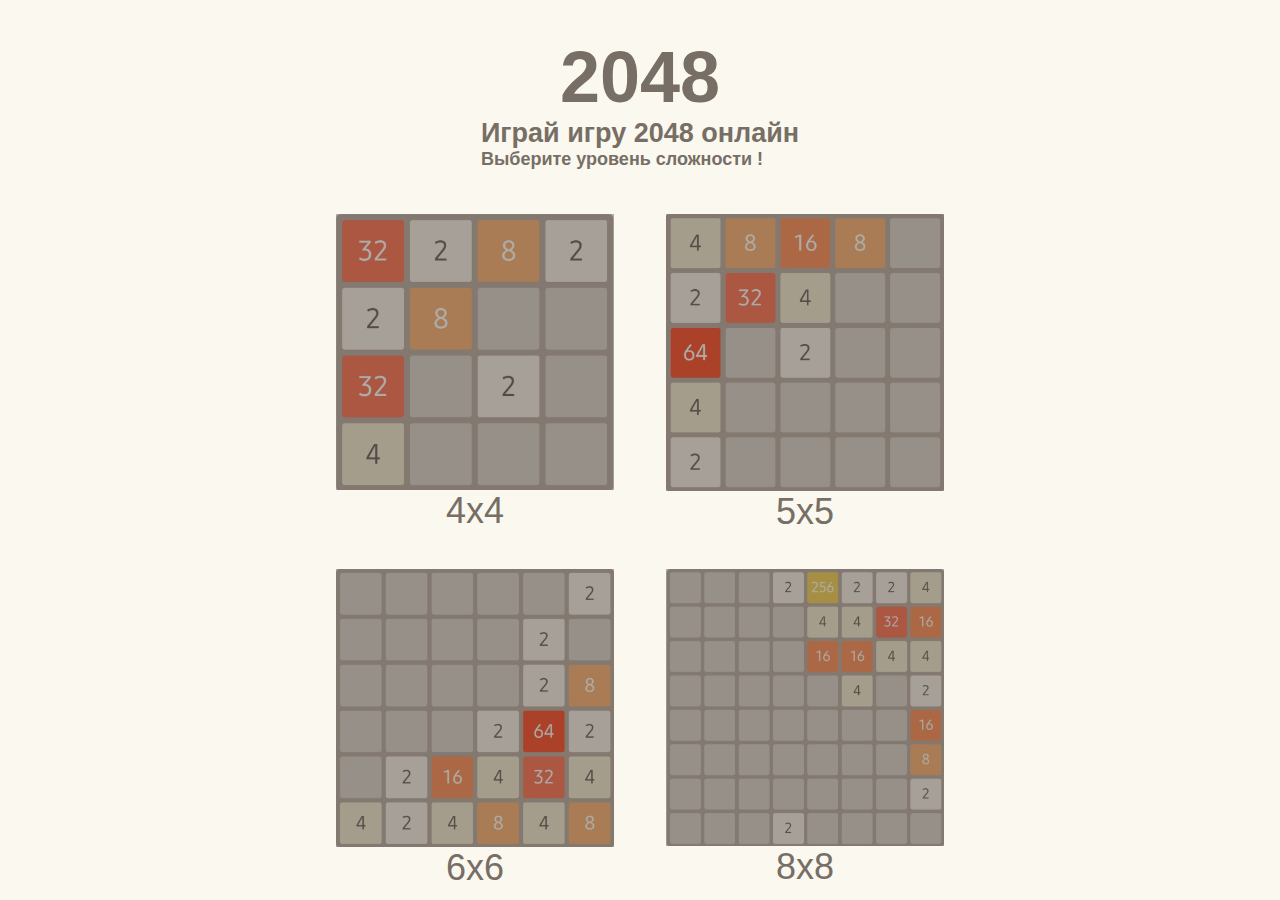
<file: index.html>
<!DOCTYPE html>
<html lang="en">

<head>
    <meta charset="UTF-8">
    <meta http-equiv="X-UA-Compatible" content="IE=edge">
    <meta name="viewport" content="width=device-width, initial-scale=1.0">
    <link type="Image/x-icon" href="./favicon.ico" rel="icon">
    <title>2048</title>
    <link rel="stylesheet" href="./style.css">
</head>


<body>

    <div id="content">
        <div id="header">
            <h1>2048</h1>
            <h2>Играй игру 2048 онлайн</h2>
            <h3>Выберите уровень сложности !</h3>

        </div>
        <div id="grid">
            
            <a href="game_board.html?area_size=4" class="link"><img src="./templates/4x4.jpg"><span>4x4</span></a>
            <a href="game_board.html?area_size=5" class="link"><img src="./templates/5x5.jpg"><span>5x5</span></a>
            <a href="game_board.html?area_size=6" class="link"><img src="./templates/6x6.jpg"><span>6x6</span></a>
            <a href="game_board.html?area_size=8" class="link"><img src="./templates/8x8.jpg"><span>8x8</span></a>
        </div>
    </div>


</body>


</html>
</file>
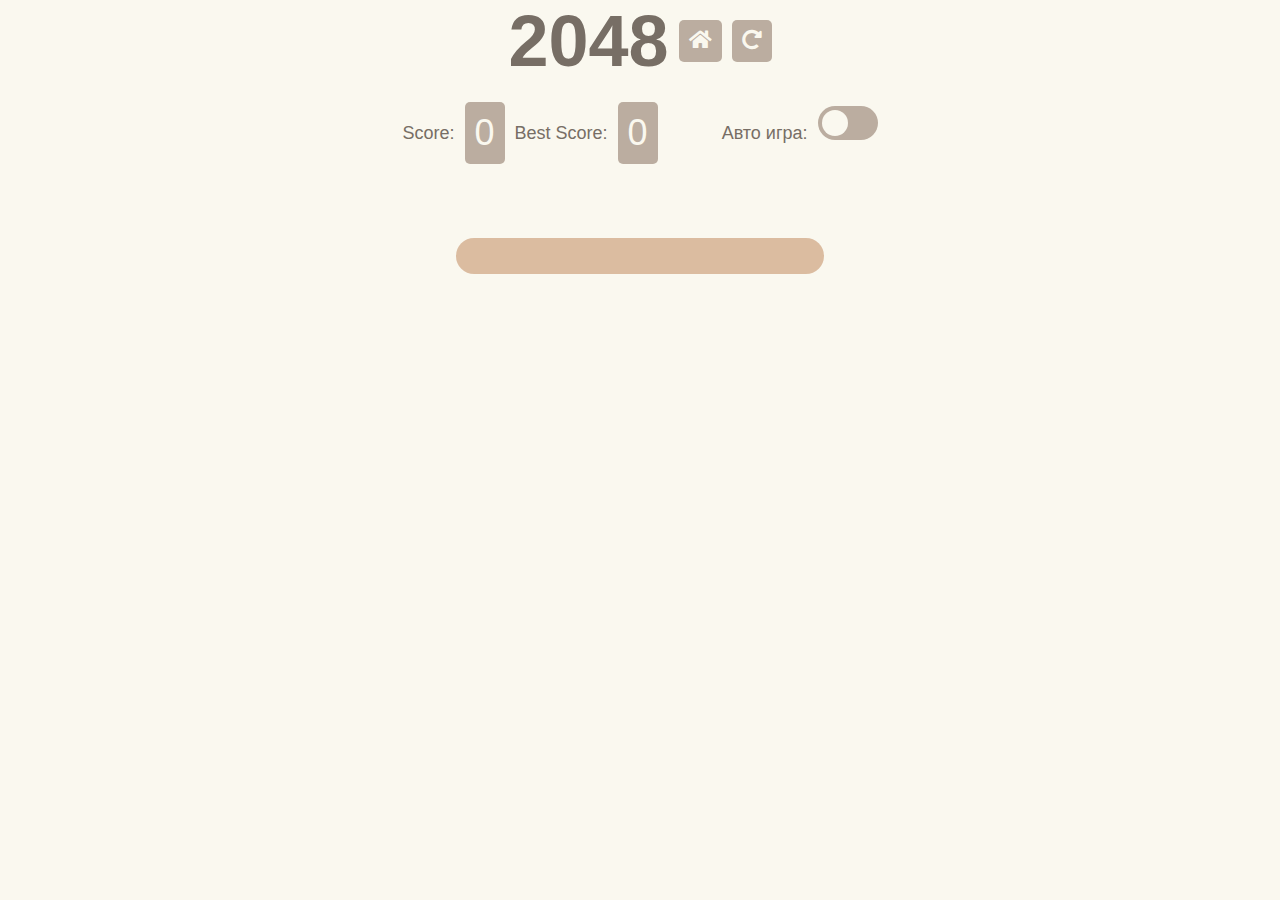
<file: game_board.html>
<!DOCTYPE html>
<html lang="en">

<head>
    <meta charset="UTF-8">
    <meta http-equiv="X-UA-Compatible" content="IE=edge">
    <meta name="viewport" content="width=device-width, initial-scale=1.0">
    <link type="Image/x-icon" href="./favicon.ico" rel="icon">
    <link rel="stylesheet" href="https://cdnjs.cloudflare.com/ajax/libs/font-awesome/5.15.3/css/all.min.css" />
    <title>2048</title>
    <link rel="stylesheet" href="./style.css">
</head>

<body>
    <div id="board-body">
        <header>
            <div class="head">
                <h1>2048</h1>
                <div class="buttons">
                    <button class="home-btn" onclick="home()"><i class="fas fa-home"></i></button>
                    <button class="restart-btn" onclick="restart()"><i class="fas fa-redo-alt"></i></button>
                </div>
            </div>
            <div class="underh1">
                <div class="scores">
                    <div class="score">
                        <span>Score:</span>
                        <span id="current-score">0</span>
                    </div>
                    <div class="best-score">
                        <span>Best Score:</span>
                        <span id="best-score">0</span>
                    </div>
                </div>
                <div class="bot">
                    <div class="best-score">
                        <span>Авто игра:</span>
                    </div>
                    <label class="switch">
                        <input type="checkbox" id="bot">
                        <span class="slider"></span>
                    </label>
                </div>
            </div>
        </header>
        <div id="board-case">
            <div id="game-board">
            </div>
        </div>
    </div>
</body>
<script>function home() {
        window.location.href = "index.html";
    }
    function restart() {
        location.reload();
    }</script>
<script src="./script.js" type="module"></script>

</html>
</file>
<file: style.css>
* {
    box-sizing: border-box;
    margin: 0;
    padding: 0;
}

body {
    background-color: #FAF8EF;
    display: flex;
    justify-content: center;
    font-family: clear sans, helvetica neue, Arial, sans-serif;
    font-size: 18px;
    height: 100vh;
}

#board-body {
    display: flex;
    flex-direction: column;
}

header {
    display: flex;
    flex-direction: column;
    align-items: center;
    justify-content: center;
    margin-bottom: 20px;
}

.scores{
    display: flex;
}
.underh1{
    display: flex;
}
.bot{
    display: flex;
    align-items: center;
    margin-left: 3em;
}

h1 {
    font-size: 50px;
    text-align: center;
    color: #776e65;
    margin: 0;
}

.score,
.best-score {
    display: flex;
    flex-direction: row;
    align-items: center;
    justify-content: center;
    margin-top: 20px;
}

.score span,
.best-score span {
    font-size: 18px;
    color: #776e65;
    margin-right: 10px;
}

#current-score,
#best-score {
    font-size: 36px;
    color: #FAF8EF;
    background-color: #bbada0;
    padding: 10px;
    border-radius: 5px;
}

.scores-container {
    display: flex;
}

#content {
    display: flex;
    flex-direction: column;
    align-items: center;

}


#header {
    padding: 2em;
}

h1 {
    font-size: 4em;
    font-weight: bold;
    color: #776e65;
    font-weight: 700;

}

h2 {
    font-size: 1.5em;
    font-weight: bold;
    color: #776E65;
}

h3 {
    font-size: 1em;
    font-weight: bold;
    color: #776E65;
}


a {
    display: flex;
    flex-direction: column;
    padding: 8px 16px;
    border-radius: 0.5em;
    text-decoration: none;
    text-align: center;
    cursor: pointer;
    color: #776E65;
}

span {
    font-size: 4vmin;
}

.link img {
    filter: brightness(70%);
    transition: all 0.4s ease;
}

.link:hover img {
    filter: brightness(100%);
}

#grid {
    display: grid;
    grid-template-columns: repeat(2, minmax(120px, 1fr));
    gap: 20px;
    width: 80%;
    max-width: 800px;
}

button {
    padding: 10px;
    font-size: 1.2rem;
    border: none;
    border-radius: 5px;
    background-color: #8F7A66;
    color: #FAF8EF;
    cursor: pointer;
}


@media (max-width: 600px) {
    .underh1{
        flex-direction: column;
    }
}

@media (max-width: 660px) {
    .grid {
        grid-template-columns: repeat(auto-fit, minmax(80px, 1fr));
        gap: 10px;
    }


    button {
        padding: 8px;
        font-size: 1rem;
    }
}

@media (max-width: 750px) {
    header {
        flex-direction: column;
    }
}



#board-case {
    padding: 1em;
    margin: 3em;
    background-color: #dbbca0;
    border-radius: 1em;
}

#game-board {
    --cell-count: 0;
    --cell-size: 15vmin;
    --cel-gap: 1vmin;
    position: relative;
    display: grid;
    grid-template-columns: repeat(var(--cell-count), var(--cell-size));
    grid-template-rows: repeat(var(--cell-count), var(--cell-size));
    gap: var(--cel-gap);
    border-radius: 1vmin;


}

.cell {
    background-color: #92816e;
    border-radius: var(--cel-gap);
}

.tile {

    position: absolute;
    top: calc(var(--y) * (var(--cell-size) + var(--cel-gap)));
    left: calc(var(--x) * (var(--cell-size) + var(--cel-gap)));
    display: flex;
    justify-content: center;
    align-items: center;
    width: var(--cell-size);
    height: var(--cell-size);
    border-radius: var(--cel-gap);
    font-size: 4vmin;
    font-weight: bolder;
    background-color: hsl(25, 60%, var(--bg-lightness));
    /* */
    color: hsl(20, 25%, var(--text-lightness));
    transition: 250ms;
    animation: show 200ms;

}

@keyframes show {
    0% {
        opacity: 0.5;
        transform: scale(0);
    }
}

.switch {
    position: relative;
    display: inline-block;
    width: 60px;
    height: 34px;
}

.switch input {
    display: none;
}

.slider {
    position: absolute;
    cursor: pointer;
    top: 0;
    left: 0;
    right: 0;
    bottom: 0;
    background-color: #BBADA0;
    transition: .4s;
    border-radius: 34px;
}

.slider:before {
    position: absolute;
    content: "";
    height: 26px;
    width: 26px;
    left: 4px;
    bottom: 4px;
    background-color: #FAF8EF;
    transition: .4s;
    border-radius: 50%;
}

input:checked+.slider {
    background-color: #2196F3;
}

input:focus+.slider {
    box-shadow: 0 0 1px #2196F3;
}

input:checked+.slider:before {
    transform: translateX(26px);
}

.slider.round {
    border-radius: 34px;
}

.slider.round:before {
    border-radius: 50%;
}

.head {
    display: flex;
    justify-content: space-between;
    align-items: center;
  }
  
  .buttons {
    display: flex;
  }
  
  button {
    margin-left: 10px;
    padding: 10px;
    border: none;
    border-radius: 5px;
    background-color: #BBADA0;
    cursor: pointer;
  }
  
  i {
    font-size: 20px;
  }
  
  .home-btn {
    color: #FAF8EF;
  }
  
  .restart-btn {
    color: #FAF8EF;
  }
</file>
